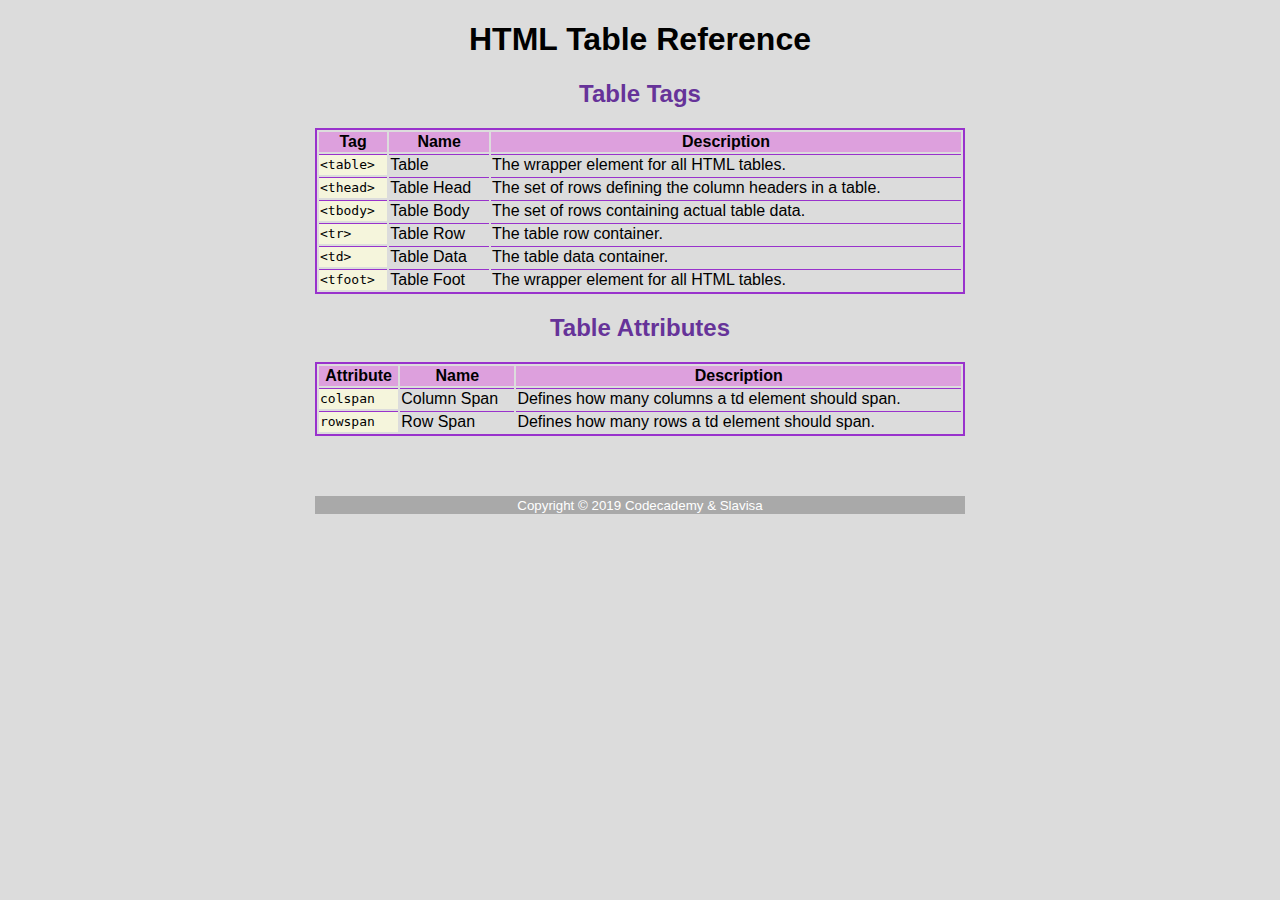
<file: 01-Cheat-Sheet/index.html>
<!DOCTYPE html>
<html>

<head>
  <title>HTML Table Reference</title>
  <link rel="stylesheet" type="text/css" href="style.css">
</head>

<body>
  <header>
    <h1>HTML Table Reference</h1>
  </header>

  <section>
    <h2>Table Tags</h2>
    <table>
      <thead>
        <th>Tag</th>
        <th>Name</th>
        <th>Description</th>
      </thead>
      <tbody>
        <tr>
          <td class="marker">&lt;table&gt;</td>
          <td>Table</td>
          <td>The wrapper element for all HTML tables.</td>
        </tr>
        <tr>
          <td class="marker">&lt;thead&gt;</td>
          <td>Table Head</td>
          <td>The set of rows defining the column headers in a table.</td>
        </tr>
        <tr>
          <td class="marker">&lt;tbody&gt;</td>
          <td>Table Body</td>
          <td>The set of rows containing actual table data.</td>
        </tr>
        <tr>
          <td class="marker">&lt;tr&gt;</td>
          <td>Table Row</td>
          <td>The table row container.</td>
        </tr>
        <tr>
          <td class="marker">&lt;td&gt;</td>
          <td>Table Data</td>
          <td>The table data container.</td>
        </tr>
        <tr>
          <td class="marker">&lt;tfoot&gt;</td>
          <td>Table Foot</td>
          <td>The wrapper element for all HTML tables.</td>
        </tr>
      </tbody>
    </table>
  </section>

  <section>
    <h2>Table Attributes</h2>
    <table>
      <thead>
        <th>Attribute</th>
        <th>Name</th>
        <th>Description</th>
      </thead>
      <tbody>
        <tr>
          <td class="marker">colspan</td>
          <td>Column Span</td>
          <td>Defines how many columns a td element should span.</td>
        </tr>
        <tr>
          <td class="marker">rowspan</td>
          <td>Row Span</td>
          <td>Defines how many rows a td element should span.</td>
        </tr>
      </tbody>
    </table>
  </section>

  <footer>
    <small>Copyright &copy; 2019 Codecademy & Slavisa</small>
  </footer>  
</body>

</html>
</file>
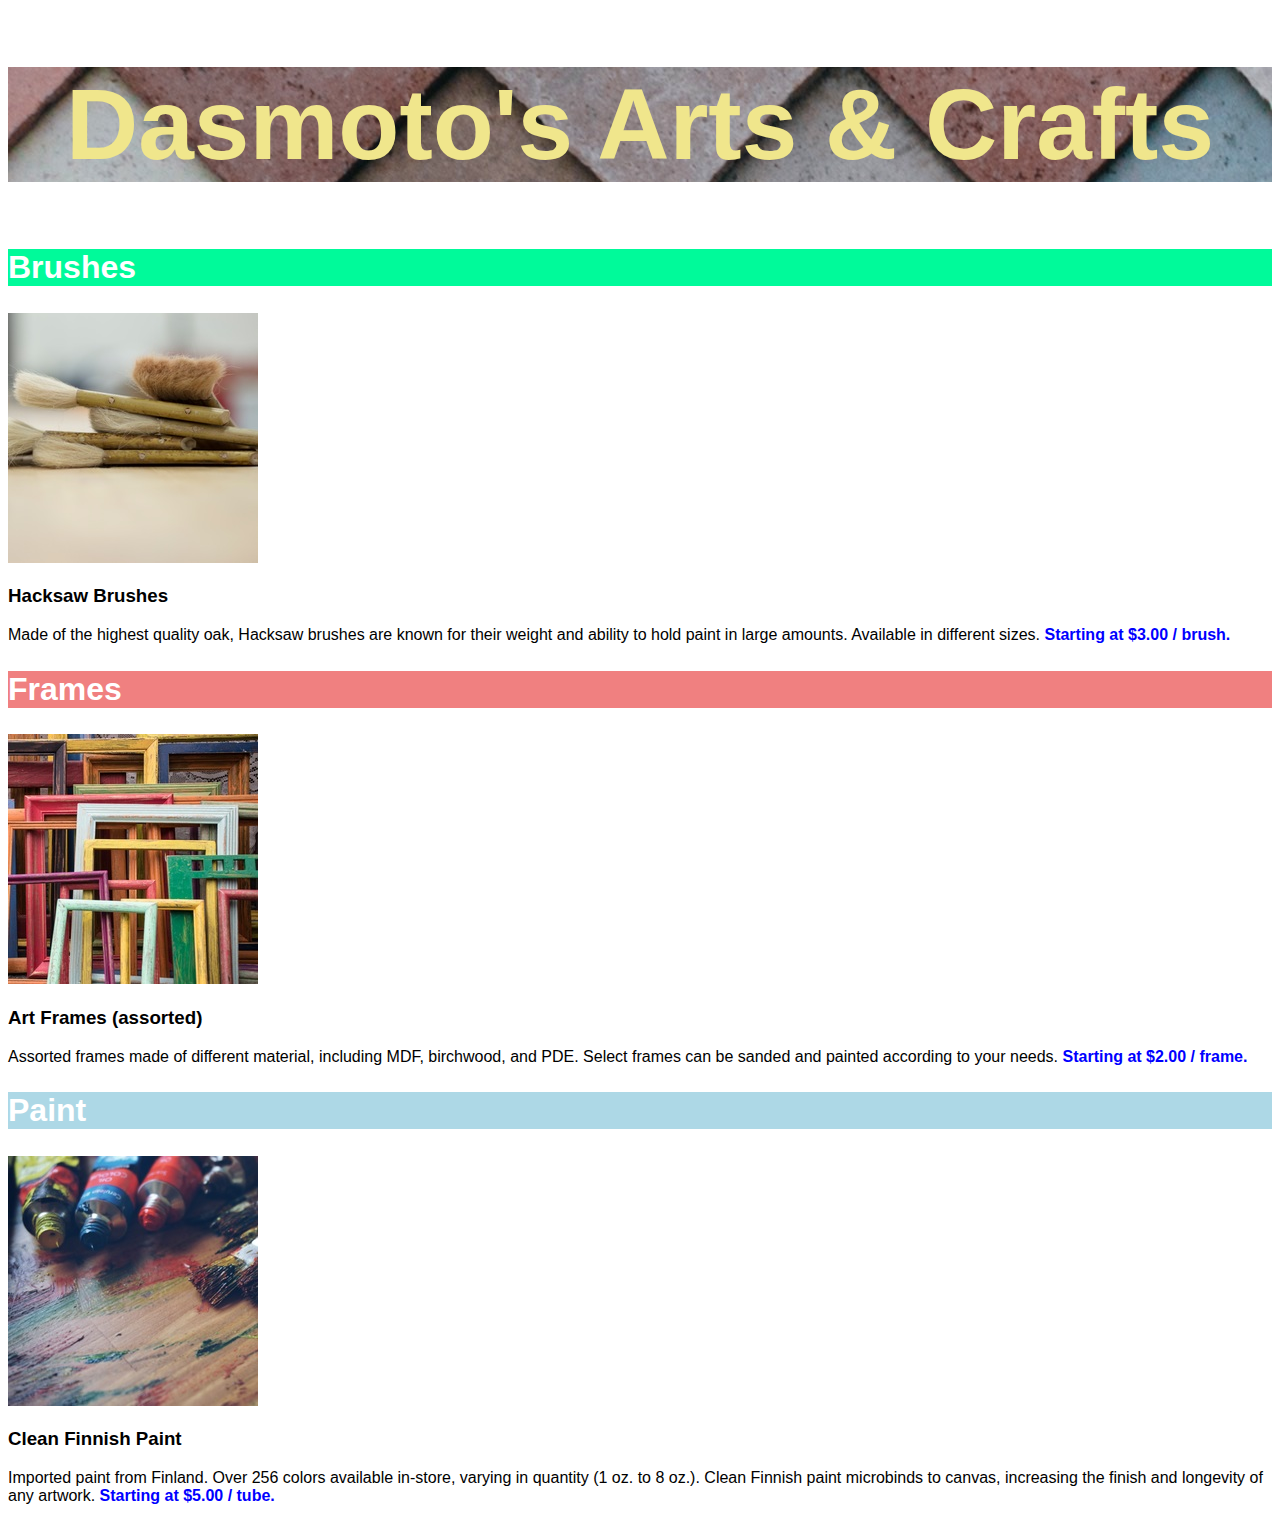
<file: 02-Dasmotos-Arts-Crafts/index.html>
<!DOCTYPE html>
<html>

  <head>
    <title>Dasmoto's Arts & Crafts</title>
    <link rel="stylesheet" href="./style.css" type="text/css">
  </head>
  
  <body>

    <h1>Dasmoto's Arts & Crafts</h1>

    <div class="article">
      <h2 id="brush">Brushes</h2>
      <img src="./images/hacksaw.jpeg" alt="Brushes">
      <h3>Hacksaw Brushes</h3>
      <p>Made of the highest quality oak, Hacksaw brushes are known for their weight and ability to hold paint in large amounts. Available in different sizes.
        <span class="price">Starting at $3.00 / brush.</span>
      </p>
    </div>

    <div class="article">
      <h2 id="frame">Frames</h2>
      <img src="./images/frames.jpeg"alt="Frames">
      <h3>Art Frames (assorted)</h3>
      <p>Assorted frames made of different material, including MDF, birchwood, and PDE. Select frames can be sanded and painted according to your needs.
        <span class="price">Starting at $2.00 / frame.</span>
      </p>
    </div>
    
    <div class="article">
      <h2 id="paint">Paint</h2>
      <img src="./images/finnish.jpeg"alt="Paint">
      <h3>Clean Finnish Paint</h3>
      <p>Imported paint from Finland. Over 256 colors available in-store, varying in quantity (1 oz. to 8 oz.). Clean Finnish paint microbinds to canvas, increasing the finish and longevity of any artwork.
        <span class="price">Starting at $5.00 / tube.</span>
      </p>
    </div>

  </body>

</html>
</file>
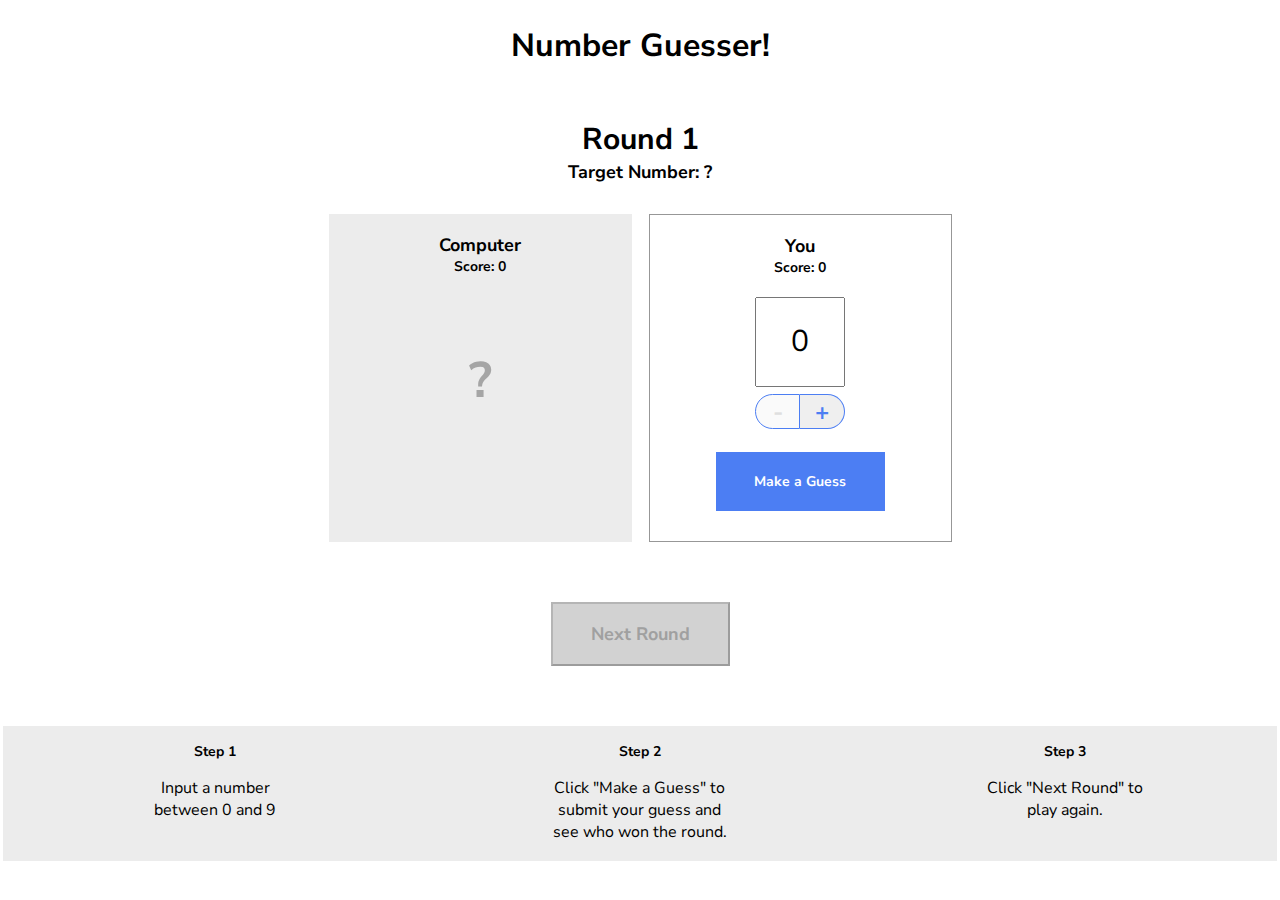
<file: 03-Number-Guesser/index.html>
<!doctype html>

<html>
  <head>
    <title>Number Guesser</title>
    <link href="https://fonts.googleapis.com/css?family=Nunito+Sans:400,700" rel="stylesheet">
    <link rel="stylesheet" href="./style.css">
  </head>
  
  <body>
    <div class="game-container">
      <header>
        <h1>Number Guesser!</h1>
      </header>
      
      <div class="rounds">
        <p class="round-label">Round <span id="round-number">1</span></p>
        <p class="guess-label">Target Number: <span id="target-number">?</span></p>
      </div>

      <div class="guessing-area">
        <div class="guess computer-guess">
          <div class="guess-title">
            <p class="guess-label">Computer</p>
            <p class="score-label">Score: <span id="computer-score">0</span></p>
          </div>
          <p id="computer-guess">?</p>
          <p class="winning-text" id="computer-wins"></p>
        </div>
        <div class="guess human-guess">
          <div class="guess-title">
            <p class="guess-label">You</p>
            <p class="score-label">Score: <span id="human-score">0</span></p>
          </div>
          <input type="number" id="human-guess" min=0 max=9 value=0>
          <div class="number-controls">
            <button class="number-control left" id="subtract" disabled>-</button>
            <button class="number-control right" id="add">+</button>
          </div>
          <button class="button" id="guess">Make a Guess</button>
        </div>
      </div>

      <div class="next-round-container">
        <button class="button" id="next-round" disabled>Next Round</button>
      </div>
    </div>
    
    <div class="instructions">
      <div class="instruction">
        <h3>Step 1</h3>
        <p>Input a number between 0 and 9</p>
      </div>
      <div class="instruction">
        <h3>Step 2</h3>
        <p>Click "Make a Guess" to submit your guess and see who won the round.</p>
      </div>
      <div class="instruction">
        <h3>Step 3</h3>
        <p>Click "Next Round" to play again.</p>
      </div>
    </div>

    <script src="./script.js"></script>
    <script src="./game.js"></script>
  </body>
</html>
</file>
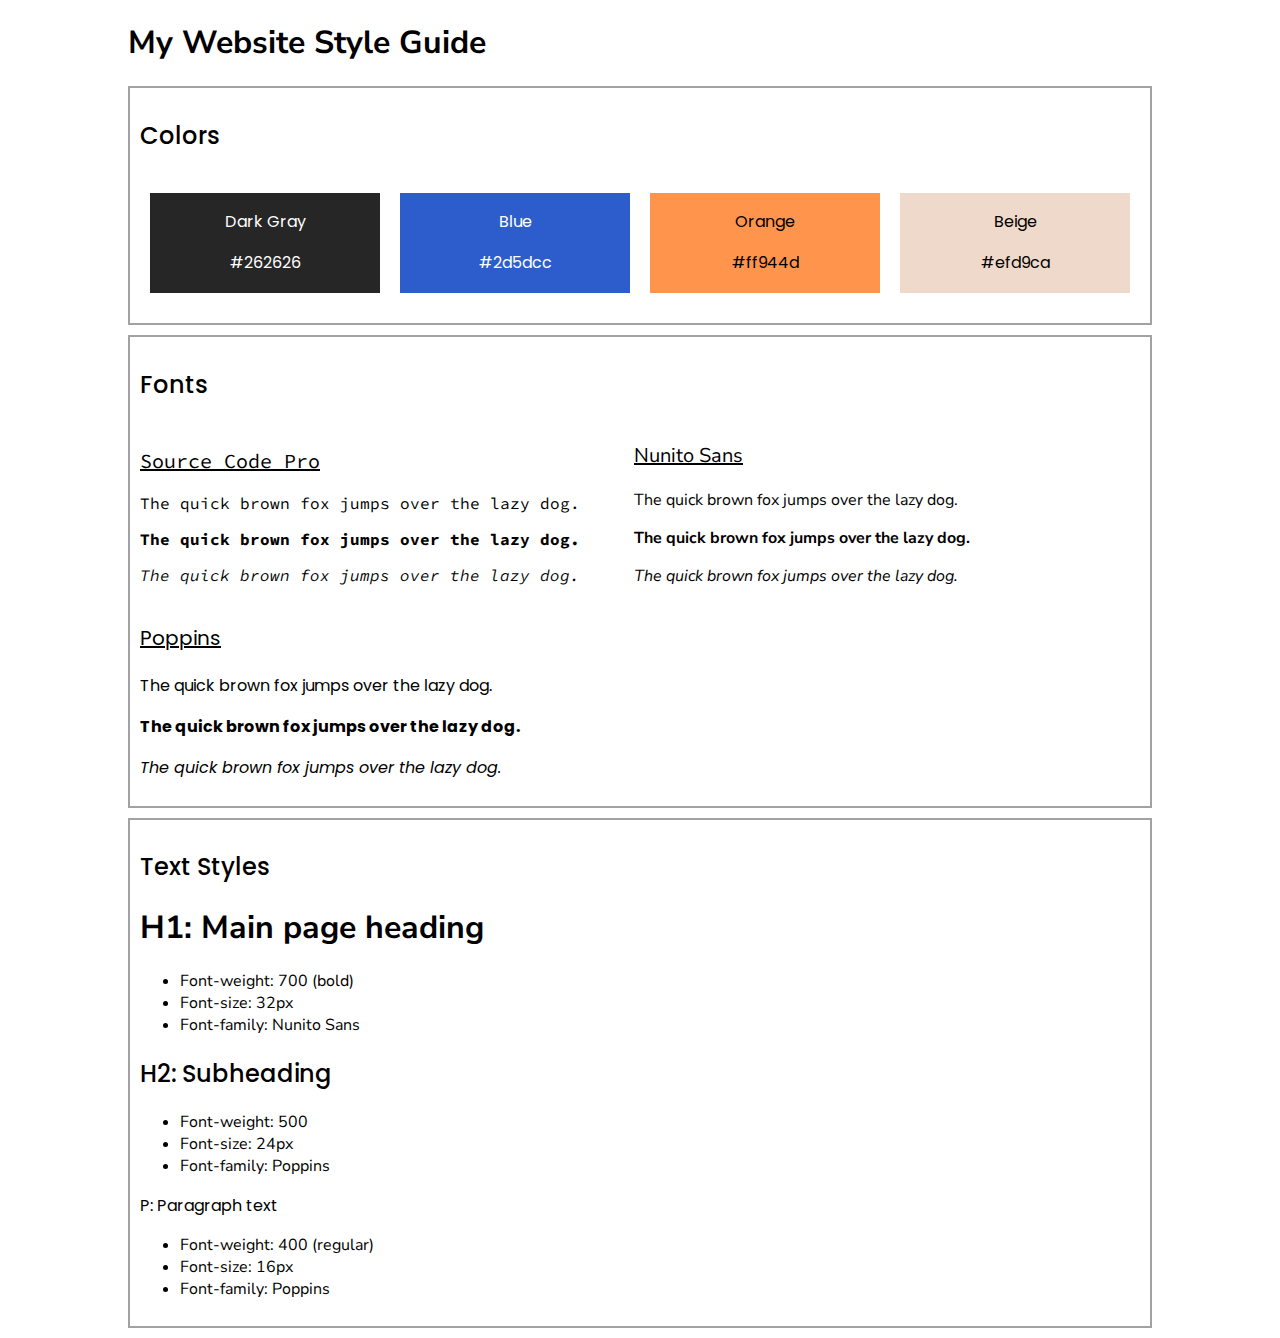
<file: 04-Website-Design-System/index.html>
<!DOCTYPE html>
<html>

<head>
  <link href="https://fonts.googleapis.com/css?family=Source+Code+Pro:400,700&display=swap" rel="stylesheet">
  <link href="https://fonts.googleapis.com/css?family=Nunito+Sans:400,400i,700&display=swap" rel="stylesheet">
  <link href="https://fonts.googleapis.com/css?family=Poppins:400,500,700&display=swap" rel="stylesheet">
  <link rel="stylesheet" href="style.css" type="text/css">
  <title>My Website Style Guide</title>
</head>

<body>
  <header>
    <h1>My Website Style Guide</h1>
  </header>

  <div class="container">
    <h2>Colors</h2>
    <div class="color-container">
      <div class="color-box gray">
        <p>Dark Gray</p>
        <p>#262626</p>
      </div>
      <div class="color-box blue">
        <p>Blue</p>
        <p>#2d5dcc</p>
      </div>
      <div class="color-box orange">
        <p>Orange</p>
        <p>#ff944d</p>
      </div>
      <div class="color-box beige">
        <p>Beige</p>
        <p>#efd9ca</p>
      </div>
    </div>
  </div>

  <div class="container">
    <h2>Fonts</h2>
    <div class="font-box">
      <p class="font-name source-code-pro">Source Code Pro</p>
      <p class="regular source-code-pro">The quick brown fox jumps over the lazy dog.</p>
      <p class="bold source-code-pro">The quick brown fox jumps over the lazy dog.</p>
      <p class="italic source-code-pro">The quick brown fox jumps over the lazy dog.</p>
    </div>
    <div class="font-box">
      <p class="font-name nunito-sans">Nunito Sans</p>
      <p class="regular nunito-sans">The quick brown fox jumps over the lazy dog.</p>
      <p class="bold nunito-sans">The quick brown fox jumps over the lazy dog.</p>
      <p class="italic nunito-sans">The quick brown fox jumps over the lazy dog.</p>
    </div>
    <div class="font-box">
      <p class="font-name poppins">Poppins</p>
      <p class="regular poppins">The quick brown fox jumps over the lazy dog.</p>
      <p class="bold poppins">The quick brown fox jumps over the lazy dog.</p>
      <p class="italic poppins">The quick brown fox jumps over the lazy dog.</p>
    </div>
  </div>

  <div class="container">
    <h2>Text Styles</h2>
    <div class="text-box">
      <h1>H1: Main page heading</h1>
      <ul>
        <li>Font-weight: 700 (bold)</li>
        <li>Font-size: 32px</li>
        <li>Font-family: Nunito Sans</li>
      </ul>
    </div>
    <div class="text-box">
      <h2>H2: Subheading</h2>
      <ul>
        <li>Font-weight: 500</li>
        <li>Font-size: 24px</li>
        <li>Font-family: Poppins</li>
      </ul>
    </div>
    <div class="text-box">
      <p>P: Paragraph text</p>
      <ul>
        <li>Font-weight: 400 (regular)</li>
        <li>Font-size: 16px</li>
        <li>Font-family: Poppins</li>
      </ul>
    </div>
  </div>
</body>

</html>
</file>
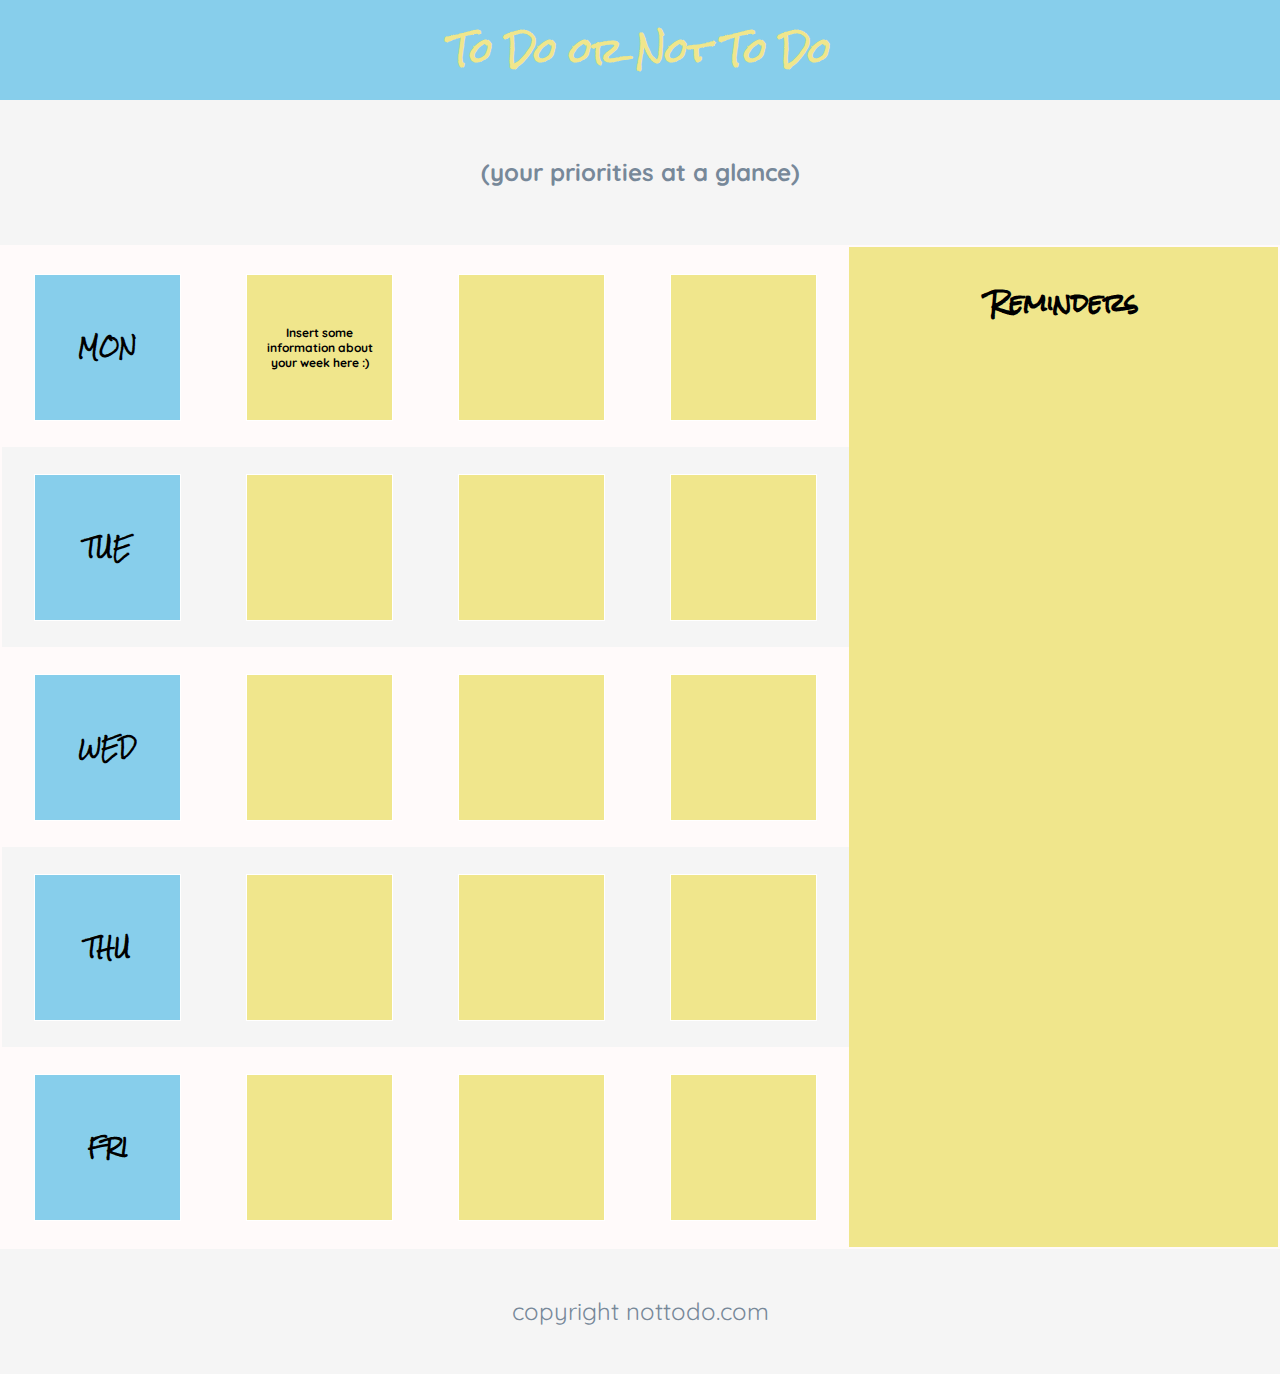
<file: 06-Flexbox-To-Do App/index.html>
<!DOCTYPE html>
<html>

<head>
  <title>To Do App</title>
  <link rel="stylesheet" href="style.css" type="text/css">
  <link href="https://fonts.googleapis.com/css?family=Quicksand" rel="stylesheet">
  <link href="https://fonts.googleapis.com/css?family=Rock+Salt" rel="stylesheet">
</head>
<body>

  <!-- Header -->
  <div id="header">
    <h1>To Do or Not To Do</h1>
    <h2 class="tagline">(your priorities at a glance)</h2>
  </div>

  <!-- App Container -->
  <div class="container">

    <!-- To Do Section -->
    <div class="week">
      <div class="row secondary-background">
        <div class="day square"><h3>MON</h3></div>
        <div class="task square">
          <p> Insert some information about your week here :) </p>
        </div>
        <div class="task square"></div>
        <div class="task square"></div>
      </div>
      <div class="row">
        <div class="day square"><h3>TUE</h3></div>
        <div class="task square"></div>
        <div class="task square"></div>
        <div class="task square"></div>
      </div>
      <div class="row secondary-background">
        <div class="day square"><h3>WED</h3></div>
        <div class="task square"></div>
        <div class="task square"></div>
        <div class="task square"></div>
      </div>
      <div class="row">
        <div class="day square"><h3>THU</h3></div>
        <div class="task square"></div>
        <div class="task square"></div>
        <div class="task square"></div>
      </div>
      <div class="row secondary-background">
        <div class="day square"><h3>FRI</h3></div>
        <div class="task square"></div>
        <div class="task square"></div>
        <div class="task square"></div>
      </div>
    </div>

    <!-- Reminders Section -->
    <div class="reminders">
      <h3>Reminders</h3>
    </div>
  </div>

  <!-- Footer -->
  <footer>
    <span class="tagline">copyright nottodo.com</span>
  </footer>
</body>

</html>
</file>
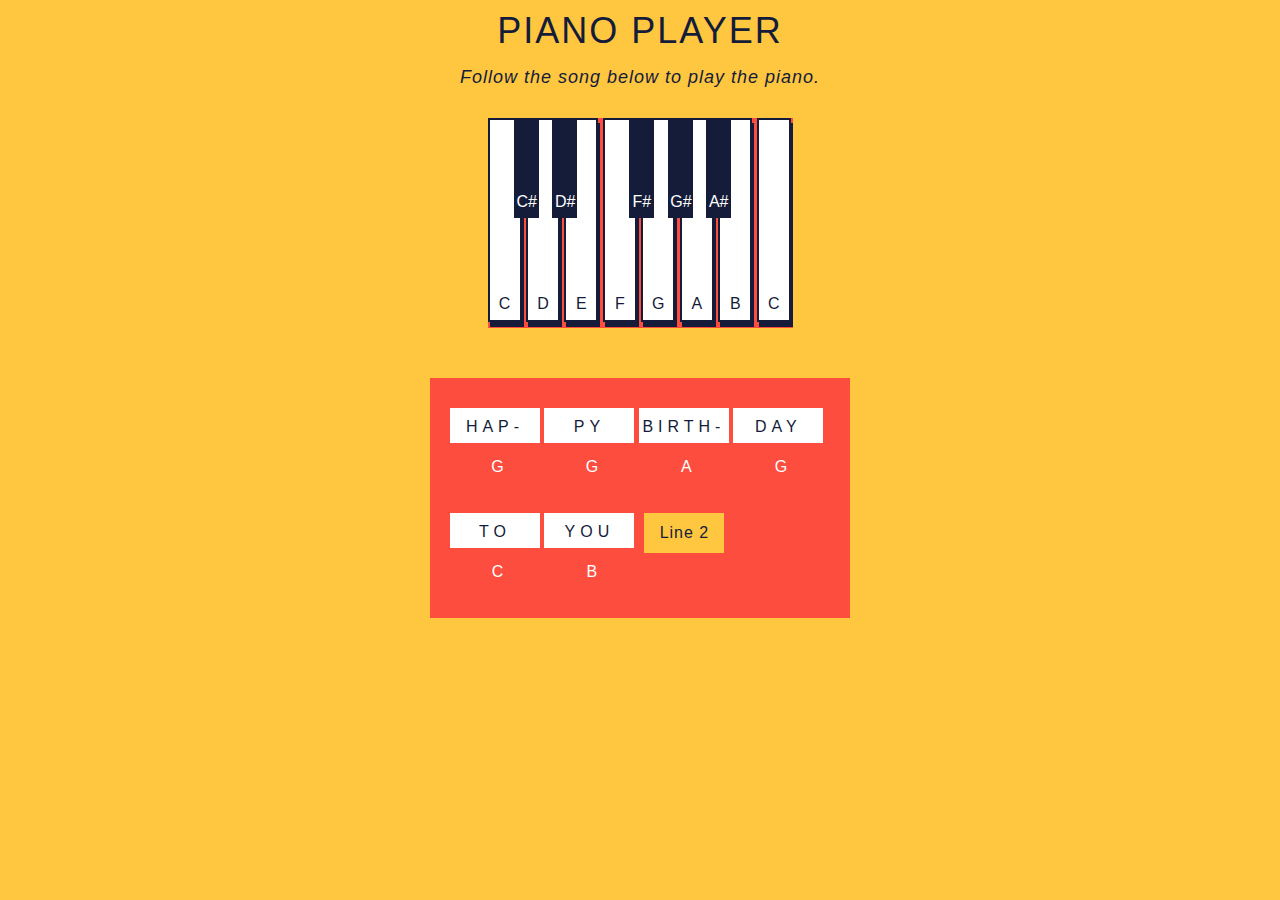
<file: 12-Piano-Keys/index.html>
<!DOCTYPE html>
<html lang="en">

<head>
  <meta charset="UTF-8">
  <link rel="stylesheet" href="style.css">
</head>

<body>
  <p class='title'>Piano Player</p>
  <p id='demo'>Follow the song below to play the piano.</p>
  <section class="piano">
    <section id='c-key' class="key">
      <section class='keynote'>C</section>
    </section>
    <section id='c-sharp-key' class="black-key">
      <section class='black-keynote'>C#</section>
    </section>
    <section id='d-key' class="key">
      <section class='keynote'>D</section>
    </section>
    <section id='d-sharp-key' class="black-key">
      <section class='black-keynote'>D#</section>
    </section>
    <section id='e-key' class="key">
      <section class='keynote'>E</section>
    </section>
    <section id='f-key' class="key">
      <section class='keynote'>F</section>
    </section>
    <section id='f-sharp-key' class="black-key">
      <section class='black-keynote'>F#</section>
    </section>
    <section id='g-key' class="key">
      <section class='keynote'>G</section>
    </section>
    <section id='g-sharp-key' class="black-key">
      <section class='black-keynote'>G#</section>
    </section>
    <section id='a-key' class="key">
      <section class='keynote'>A</section>
    </section>
    <section id='a-sharp-key' class="black-key">
      <section class='black-keynote'>A#</section>
    </section>
    <section id='b-key' class="key">
      <section class='keynote'>B</section>
    </section>
    <section id='high-c-key' class="key">
      <div class='keynote'>C</div>
    </section>
  </section>

  <section id='lyrics'>
    <section id='column-one'>
      <section id="word-one">HAP-</section>
      <section id="letter-note-one">G</section>
    </section>
    <section id='column-two'>
      <section id="word-two">PY</section>
      <section id="letter-note-two">G</section>
    </section>
    <section id='column-three'>
      <section id="word-three">BIRTH-</section>
      <section id="letter-note-three">A</section>
    </section>
    <section id='column-four'>
      <section id="word-four">DAY</section>
      <section id="letter-note-four">G</section>
    </section>
    <section id='column-five'>
      <section id="word-five">TO</section>
      <section id="letter-note-five">C</section>
    </section>
    <section id='column-six'>
      <section id="word-six">YOU</section>
      <section id="letter-note-six">B</section>
    </section>
    <section id='column-optional' class='column-optional'>
      <section id="word-optional">END</section>
      <section id="letter-note-optional">A</section>
    </section>

    <button id="first-next-line">Line 2</button>
    <button id="second-next-line">Line 3</button>
    <button id="third-next-line">Line 4</button>
    <button id="fourth-next-line">Reset</button>
  </section>

  <script src="main.js"></script>
</body>

</html>
</file>
<file: 01-Cheat-Sheet/style.css>
body {
  font-family: Arial, san-sefif;
  background-color: gainsboro;
}

h1 {
  text-align: center;
}

h2 {
  color: rebeccapurple;
  text-align: center;
}

table {
  border: 2px solid darkorchid;
  width: 650px;
  margin: 0 auto;
}

thead {
  background-color: plum;
}

td {
  border-top: 1px solid darkorchid;
}

.marker {
  font-family: monospace;
  background-color: beige;
}

footer {
  background: darkgray;
  color: white;
  text-align: center;
  width: 650px;
  margin: 60px auto;
}

@media (max-width: 650px) {
  table {
    width: 100%;
  }
  footer {
    width: 100%;
  }
}
</file>
<file: 02-Dasmotos-Arts-Crafts/style.css>
h1 {
  font-family: Helvetica;
  font-size: 100px;
  font-weight: bold;
  color: khaki;
  text-align: center;
  background-image: url("./images/pattern.jpeg");
}

.article {
  font-family: Helvetica;
}

h2 {
  font-size: 32px;
  font-weight: bold;
  color: white;
}

.price {
  font-weight: bold;
  color: blue;
}

#brush {
  background-color: mediumspringgreen;
}

#frame {
  background-color: lightcoral;
}

#paint {
  background-color: lightblue;
}
</file>
<file: 03-Number-Guesser/style.css>
* {
  font-family: 'Nunito Sans';
  box-sizing: border-box;
}

body {
  margin: 0 auto;
  padding: 3px;
  background-color: #fff;
}

.game-container {
  max-width: 640px;
  margin: 0 auto;
  text-align: center;
}

header {
  display: flex;
  justify-content: center
}

.rounds {
  display: flex;
  flex-direction: column;
  align-items: center;
  margin-bottom: 30px;
}

.round-label {
  font-size: 30px;
  font-weight: 700;
  margin-bottom: 0px;
}

.guess {
  min-width: 303px;
  height: 328px;
  display: flex;
  flex-direction: column;
  align-items: center;
  padding: 19px;
}

.guessing-area {
  display: flex;
  justify-content: space-around;
  align-items: flex-start;
  margin-bottom: 60px;
}

.guess-title {
  display: flex;
  flex-direction: column;
  align-items: center;
  justify-content: flex-start;
  margin-bottom: 20px;
}

.guess-label {
  font-size: 18px;
  font-weight: 700;
  margin: 0;
}

.score-label {
  font-size: 14px;
  font-weight: 700;
  margin: 0;
}

.target-guess {
  display: flex;
  flex-direction: column;
  align-items: center;
  justify-content: flex-start;
}

.computer-guess {
  background-color: #ececec;
}

#computer-guess {
  font-size: 50px;
  font-weight: 700;
  color: #a5a5a5;
}

.human-guess {
  border: 1px solid #979797;
}

.guess input {
  height: 90px;
  width: 90px;
  font-size: 30px;
  text-align: center;
  margin: 0 auto;
  margin-bottom: 7px;
}

.number-controls {
  font-size: 0;
  margin-bottom: 23px;
}

.number-control {
  border: solid 1px #4c7ef3;
  display: inline-block;
  width: 45px;
  height: 35px;
  font-size: 24px;
  font-weight: 700;
  color: #4c7ef3;
  cursor: pointer;
}

.number-controls button[disabled] {
  color: #dfdfdf;
  cursor: default;
}

.left {
  border-top-left-radius: 22.5px;
  border-bottom-left-radius: 22.5px;
}

.right {
  border-top-right-radius: 22.5px;
  border-bottom-right-radius: 22.5px;
  border-left-width: 0px;
}

.controls {
  display: flex;
  justify-content: space-around;
}

.button {
  background-color: #4c7ef3;
  color: #fff;
  cursor: pointer;
}

#guess {
  padding: 20px;
  width: 169px;
  height: 59px;
  border: none;
  font-weight: 700;
  font-size: 14px;
}

input[type=number]::-webkit-inner-spin-button {
  -webkit-appearance: none;
}

#next-round {
  width: 179px;
  height: 64px;
  font-size: 18px;
  font-weight: bold;
  margin-left: auto;
  margin-right: auto;
  margin-bottom: 60px;
}

.button[disabled] {
  background-color: #d2d2d2;
  color: #a0a0a0;
  cursor: default;
}

.instructions {
  background-color: #ececec;
  width: 100%;
  display: flex;
  justify-content: space-around;
}

.instruction {
  width: 180px;
  padding: 2px;
  text-align: center;
}

.instructions h3 {
  font-size: 14px;
}

.winning-text, .winning-text[disabled] {
  color: #ec3636;
  font-weight: 700;
}
</file>
<file: 04-Website-Design-System/style.css>
body {
  font-family: 'Nunito Sans', sans-serif;
  margin: 0 10%;
}

h1 {
  font-weight: 700;
  font-size: 32px;
  font-family: 'Nunito Sans', sans-serif;
}

h2 {
  font-weight: 500;
  font-size: 24px;
  font-family: 'Poppins', sans-serif;
}

p {
  font-weight: 400;
  font-size: 16px;
  font-family: 'Poppins', sans-serif;
}

.container {
  border: 2px solid #a2a2a6;
  padding: 10px;
  margin: 10px auto;
}

.color-container {
  display: flex;
  flex-wrap: wrap;
  justify-content: space-around;
}

.color-box {
  min-width: 23%;
  min-height: 100px;
  text-align: center;
  margin: 20px 3px;
}

.gray {
  background-color: #262626;
  color: #fff;
}

.blue {
  background-color: #2d5dcc;
  color: #fff;
}

.orange {
  background-color: #ff944d;
}

.beige {
  background-color: #efd9ca;
}

.font-box {
  display: inline-block;
  width: 49%;
}

.font-name {
  font-size: 20px;
  text-decoration: underline;
}

.regular {
  font-style: normal;
}

.bold {
  font-weight: bold;
}

.italic {
  font-style: italic;
}

.source-code-pro {
  font-family: 'Source Code Pro', monospace;
}

.nunito-sans {
  font-family: 'Nunito Sans', sans-serif;
}

.poppins {
  font-family: 'Poppins', sans-serif;
}

@media (max-width: 600px) {
  .color-box {
    min-width: 47%;
  }
}
</file>
<file: 06-Flexbox-To-Do App/style.css>
/* Universal Styles */

body {
  margin: 0px;
  background-color: WhiteSmoke;
  font-family: 'Rock Salt', cursive;
  text-align: center;
}

.secondary-background {
  background-color: Snow;
}

.tagline {
  font-family: 'Quicksand', sans-serif;
  color: LightSlateGrey;
  line-height: 125px;
}

/* Header */

h1 {
  margin: 0;
  background-color: SkyBlue;
  line-height: 100px;
  color: Khaki;
}

h2 {
  margin: 10px;
}

/* App Container */

.container {
  border: 2px solid Snow;
  display: flex;
}

/* To Do Section */

.week {
  display: inline-flex;
  flex-grow: 3;
  flex-direction: column;
}

.row {
  min-height: 200px;
  display: flex;
  flex-wrap: wrap;
  justify-content: space-around;
  align-items: center;
}

.square {
  width: 125px;
  height: 125px;
  padding: 10px;
  display: flex;
  justify-content: space-around;
  align-items: center;
}

.day.square {
  background-color: SkyBlue;
  border: 1px solid white;
}

.task.square {
  background-color: Khaki;
  border: 1px solid white;
}

.task p {
  font-family: 'Quicksand', sans-serif;
  font-weight: 700;
  font-size: 12px;
}

/* Reminders */

.reminders {
  background-color: Khaki;
  display: inline-flex;
  flex-grow: 3;
}

.reminders h3 {
  width: 100%;
  margin: 10px;
  color: black;
  line-height: 90px;
  font-size: 24px;
}

/* Footer */

footer {
  font-size: 24px;
}
</file>
<file: 12-Piano-Keys/style.css>
body {
  margin: 0;
  padding: 0;
  font-family: sans-serif;
  background: #ffc63f;
}

.title {
  font-size: 36px;
  margin-top: 10px;
  margin-bottom: 0px;
  padding: 0;
  color: #141c3a;
  text-transform: uppercase;
  letter-spacing: 2px;
  text-align: center;
}

#demo {
  text-align: center;
  font-size: 18px;
  margin-top: 15px;
  color: #141c3a;
  letter-spacing: 1px;
  font-style: italic;
}

.piano {
  width: 305px;
  height: 210px;
  display: block;
  margin: 0 auto;
  background-color: #fd4d3f;
  margin-top: 30px;
}

.key {
  width: 30px;
  height: 200px;
  display: inline-block;
  border: solid #141c3a 2px;
  box-shadow: 2px 5px;
  background-color: white;
  color: #141c3a;
}

.black-key {
  width: 25px;
  height: 100px;
  display: inline-block;
  background-color: #141c3a;
  color: white;
  position: absolute;
  margin-left: -12px;
  padding: 0px;
}

.keynote {
  width: 20px;
  height: 20px;
  text-align: center;
  display: block;
  margin: 0 auto;
  margin-top: 175px;
  color: #141c3a;
}

.black-keynote {
  width: 20px;
  height: 20px;
  text-align: center;
  display: block;
  margin: 0 auto;
  margin-top: 75px;
}

#lyrics {
  width: 400px;
  height: 240px;
  display: block;
  margin: 0 auto;
  padding-left: 20px;
  margin-top: 50px;
  background-color: #fd4d3f;
}

#column-one, #column-two, #column-three, #column-four, #column-five, #column-six, #column-optional {
  width: 90px;
  display: inline-block;
  text-align: center;
  margin-top: 30px;
}

#column-optional {
  display: none;
}

#word-one, #word-two, #word-three, #word-four, #word-five, #word-six, #word-optional {
  background-color: white;
  width: 90px;
  height: 25px;
  padding-top: 10px;
  letter-spacing: 5px;
  color: #141c3a;
}

#letter-note-one, #letter-note-two, #letter-note-three, #letter-note-four, #letter-note-five, #letter-note-six, #letter-note-optional {
  color: white;
  width: 25px;
  height: 25px;
  margin-top: 15px;
  margin-left: 35px;
}

#first-next-line, #second-next-line, #third-next-line, #fourth-next-line {
  width: 80px;
  height: 40px;
  font-size: 16px;
  position: absolute;
  margin-top: 30px;
  margin-left: 10px;
  border: none;
  background-color: #ffc63f;
  color: #141c3a;
  letter-spacing: 1px;
  cursor: pointer;
}
</file>
